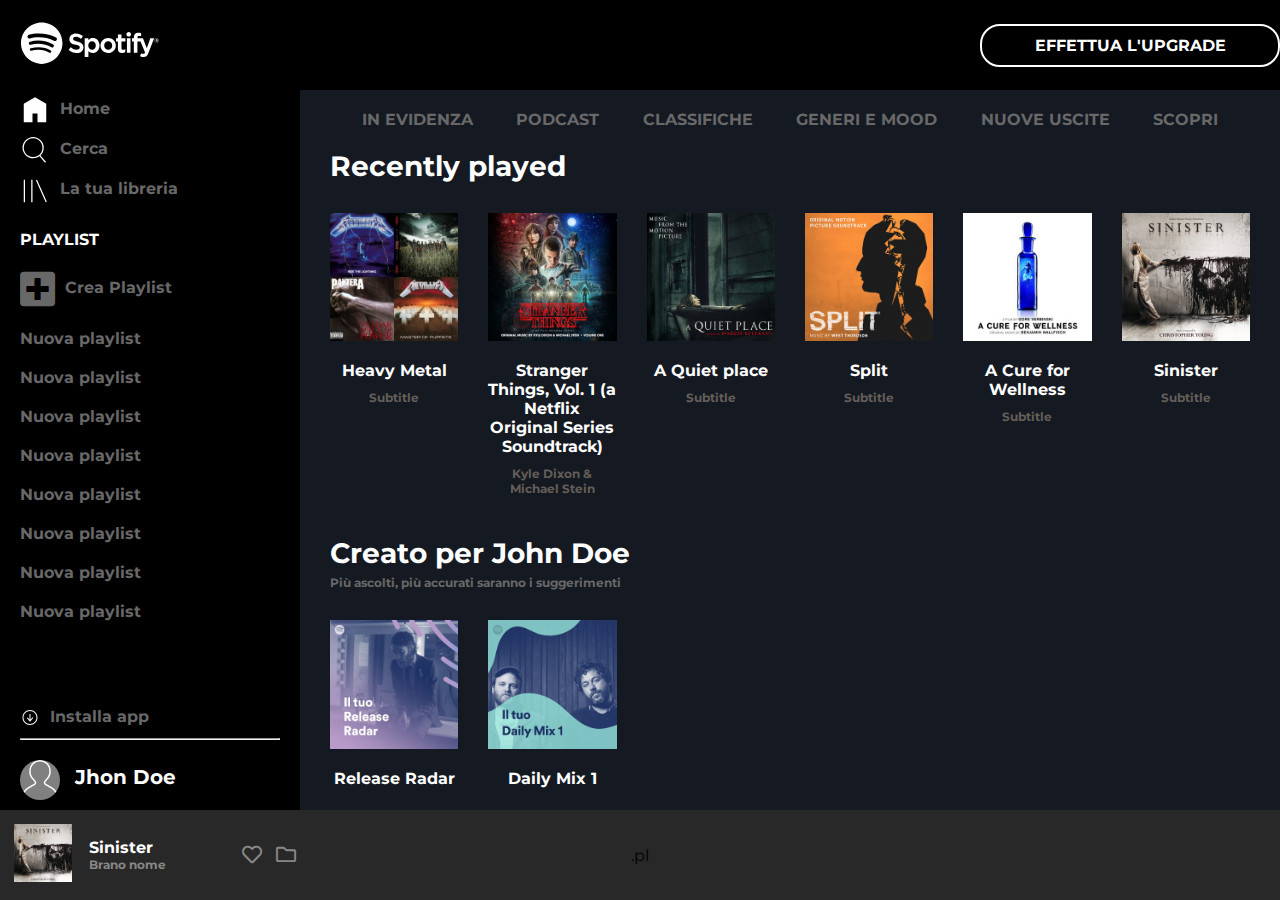
<file: index.html>
<!DOCTYPE html>
<html lang="en" dir="ltr">
  <head>
    <meta charset="utf-8">
    <meta name="viewport" content="width=device-width, initial-scale=1.0">
    <title>spotify</title>
    <link href="https://fonts.googleapis.com/css2?family=Montserrat:wght@200;300;400;500;600;700;800;900&display=swap" rel="stylesheet">
    <link rel="stylesheet" href="https://cdnjs.cloudflare.com/ajax/libs/font-awesome/5.14.0/css/all.min.css">
    <link rel="stylesheet" href="css/style.css">
  </head>
  <body>
    <div class="page-wrapper">
      <!-- Main -->
      <main class="main">
        <!-- Aside -->
        <aside class="aside">
          <!-- Logo -->
          <div class="logo">
            <div class="logo__img">
              <img src="img/logo.svg" alt="">
            </div>
          </div>
          <!-- /Logo -->
          <!-- Main-nav -->
          <nav class="main-nav">
            <ul class="main-nav__list">
              <li class="main-nav__item">
                <a class="main-nav__link" href="#"><img class="main-nav__img" src="img/home.svg" alt="home icon">Home</a>
              </li>
              <li class="main-nav__item">
                <a class="main-nav__link" href="#"><img class="main-nav__img" src="img/search.svg" alt="home icon">Cerca</a>
              </li>
              <li class="main-nav__item">
                <a class="main-nav__link" href="#"><img class="main-nav__img" src="img/libreria.svg" alt="home icon">La tua libreria</a>
              </li>
            </ul>
          </nav>
          <!-- /Main-nav -->
          <!-- Secondary-nav -->
          <nav class="secondary-nav">
            <h3 class="secondary-nav__title">Playlist</h3>
            <ul class="secondary-nav__list">
              <li class="secondary-nav__item ">
                <a class="secondary-nav__link" href="#"><i class="secondary-nav__img fas fa-plus-square"></i>Crea Playlist</a>
              </li>
              <li class="secondary-nav__item "><a class="secondary-nav__link" href="#">Nuova playlist</a></li>
              <li class="secondary-nav__item "><a class="secondary-nav__link" href="#">Nuova playlist</a></li>
              <li class="secondary-nav__item "><a class="secondary-nav__link" href="#">Nuova playlist</a></li>
              <li class="secondary-nav__item "><a class="secondary-nav__link" href="#">Nuova playlist</a></li>
              <li class="secondary-nav__item "><a class="secondary-nav__link" href="#">Nuova playlist</a></li>
              <li class="secondary-nav__item "><a class="secondary-nav__link" href="#">Nuova playlist</a></li>
              <li class="secondary-nav__item "><a class="secondary-nav__link" href="#">Nuova playlist</a></li>
              <li class="secondary-nav__item "><a class="secondary-nav__link" href="#">Nuova playlist</a></li>
            </ul>
          </nav>
          <!-- /Secondary-nav -->
          <!-- Aside-bottom -->
          <div class="aside-bottom">
            <div class="aside-bottom__install">
              <a class="aside-bottom__link" href="#"><img class="aside-bottom__download" src="img/download.svg" alt="download icon">Installa app</a>
            </div>
            <hr>
            <div class="aside-bottom__profile">
                <img class="aside-bottom__img" src="img/profile.svg" alt="profile icon">
              <span id="name" class="aside-bottom__name">Jhon Doe</span>
            </div>
          </div>
        </aside>
        <!-- Minimize -->
        <div class="minimize">
          <div class="minimize-top">
            <img class="minimize-top__img minimizie-top__img--mb20" src="img/logo-small.svg" alt="log-small icon">
            <img class="minimize-top__img" src="img/home.svg" alt="home logo__img">
            <img class="minimize-top__img" src="img/search.svg" alt="search logo">
            <img class="minimize-top__img" src="img/libreria.svg" alt="library logo">
          </div>
          <div class="minimize-bottom">
            <img class="minimize-top__img minimize-top__img--small" src="img/download.svg" alt="home logo__img">
            <img class="minimize-top__img minimize-top__img--border .minimizie-top__img--mb20" src="img/profile.svg" alt="home logo__img">
          </div>
        </div>
        <!-- /Minimize -->
        <!-- /Aside -->
        <!-- Main-content -->
        <section class="main-content">
          <!-- Upgrade -->
          <div class="upgrade">
            <div class="upgrade__bottom">
              Effettua l'Upgrade
            </div>
          </div>
          <!-- /Upgrade -->
          <!-- Main-menu -->
          <div class="main-menu">
            <ul class="main-menu__list">
              <li class="main-menu__item">
                <a href="#" class="main-menu__link">in evidenza</a>
              </li>
              <li class="main-menu__item">
                <a href="#" class="main-menu__link">podcast</a>
              </li>
              <li class="main-menu__item">
                <a href="#" class="main-menu__link">classifiche</a>
              </li>
              <li class="main-menu__item">
                <a href="#" class="main-menu__link">generi e mood</a>
              </li>
              <li class="main-menu__item">
                <a href="#" class="main-menu__link">nuove uscite</a>
              </li>
              <li class="main-menu__item">
                <a href="#" class="main-menu__link">scopri</a>
              </li>
            </ul>
          </div>
          <!-- /Main-menu -->
          <!-- Main music -->
          <!-- Recently played section -->
          <section class="box">
            <h2 class="box-title">Recently played</h2>
            <ul class="box-music">
              <li class="box-music__item">
                <div class="box-music__img-container">
                  <div class="overlay"><i class="far fa-play-circle"></i></div>
                  <img class="box-music__img" src="img/metal_lifting.jpg" alt="album icon">
                </div>
                <h5 class="box-music__title">
                  Heavy Metal
                </h5>
                <p class="box-music__text">
                  Subtitle
                </p>
              </li>
              <li class="box-music__item">
                <div class="box-music__img-container">
                  <div class="overlay"><i class="far fa-play-circle"></i></div>
                  <img class="box-music__img" src="img/stranger.jpeg" alt="album icon">
                </div>
                <h5 class="box-music__title">
                  Stranger Things, Vol. 1 (a Netflix Original Series Soundtrack)
                </h5>
                <p class="box-music__text">
                  Kyle Dixon & Michael Stein
                </p>
              </li>
              <li class="box-music__item">
                <div class="box-music__img-container">
                  <div class="overlay"><i class="far fa-play-circle"></i></div>
                  <img class="box-music__img" src="img/aquietplace.jpeg" alt="album icon">
                </div>
                <h5 class="box-music__title">
                  A Quiet place
                </h5>
                <p class="box-music__text">
                  Subtitle
                </p>
              </li>
              <li class="box-music__item">
                <div class="box-music__img-container">
                  <div class="overlay"><i class="far fa-play-circle"></i></div>
                  <img class="box-music__img" src="img/split.jpeg" alt="album icon">
                </div>
                <h5 class="box-music__title">
                  Split
                </h5>
                <p class="box-music__text">
                  Subtitle
                </p>
              </li>
              <li class="box-music__item">
                <div class="box-music__img-container">
                  <div class="overlay"><i class="far fa-play-circle"></i></div>
                  <img class="box-music__img" src="img/cure.jpeg" alt="album icon">
                </div>
                <h5 class="box-music__title">
                  A Cure for Wellness
                </h5>
                <p class="box-music__text">
                  Subtitle
                </p>
              </li>
              <li class="box-music__item">
                <div class="box-music__img-container">
                  <div class="overlay"><i class="far fa-play-circle"></i></div>
                  <img class="box-music__img" src="img/sinister.jpeg" alt="album icon">
                </div>
                <h5 class="box-music__title">
                  Sinister
                </h5>
                <p class="box-music__text">
                  Subtitle
                </p>
              </li>
            </ul>
          </section>
          <!-- Recently played section -->
          <!-- Created -->
          <section class="box">
            <h2 class="box-title">Creato per John Doe</h2>
            <p class="box-text">
              Più ascolti, più accurati saranno i suggerimenti
            </p>
            <ul class="box-music">
              <li class="box-music__item">
                <div class="box-music__img-container">
                  <div class="overlay"><i class="far fa-play-circle"></i></div>
                  <img class="box-music__img" src="img/radar.jpeg" alt="album icon">
                </div>
                <h5 class="box-music__title">
                  Release Radar
                </h5>
              </li>
              <li class="box-music__item">
                <div class="box-music__img-container">
                  <div class="overlay"><i class="far fa-play-circle"></i></div>
                  <img class="box-music__img" src="img/mixdaily.jpeg" alt="album icon">
                </div>
                <h5 class="box-music__title">
                  Daily Mix 1
                </h5>
              </li>
            </ul>
          </section>
          <!-- /Created -->
          <!-- Popular -->
        <section class="box">
            <h2 class="box-title">Artisti più popolari</h2>
            <p class="box-text">
              Più ascolti, più accurati saranno i suggerimenti
            </p>
            <ul class="box-music">
              <li class="box-music__item">
                <div class="box-music__img-container ">
                  <div class="overlay overlay--radius"><i class="far fa-play-circle"></i></div>
                  <img class="box-music__img box-music__img--radius" src="img/youg.jpeg" alt="album icon">
                </div>
                <h5 class="box-music__title">
                  Release Radar
                </h5>
              </li>
              <li class="box-music__item">
                <div class="box-music__img-container">
                  <div class="overlay overlay--radius"><i class="far fa-play-circle"></i></div>
                  <img class="box-music__img box-music__img--radius" src="img/einaudi.jpeg" alt="album icon">
                </div>
                <h5 class="box-music__title">
                  Daily Mix 1
                </h5>
              </li>
            </ul>
          </section>
          <!-- /Popular -->
          <!-- /Main music -->
        </section>
      </main>
      <!-- Main-content -->
      <!-- /Main -->
      <!-- Footer -->
      <footer class="footer">
        <!-- Player -->
        <section class="player">
          <!-- Footer left -->
          <div class="player__item player__item-album">
            <div class="player__album-cover">
              <img class="cover" src="img/sinister.jpeg" alt="album cover">
            </div>
            <div class="player__album-title">
            <h4>Sinister</h4>
            <p>Brano nome</p>
            </div>
            <div class="player__album-icons">
              <i class="album-icons far fa-heart"></i>
              <i class="album-icons far fa-folder"></i>
            </div>
          </div>
          <!-- /Footer left -->
          <!-- Music player -->
          <div class="music-player">
            .pl
          </div>
          <!-- /Music player -->
          <!-- Footer right -->
          <div class="player__item">

          <!-- /Footer right -->
        </section>
        <!-- /Player -->
      </footer>
      <!-- /Footer -->
    </div>

    <!-- Javascript -->
    <!-- <script type="text/javascript" src="js/script.js"></script> -->
    <!-- /Javascript -->


  </body>
</html>
</file>
<file: css/style.css>
* {
  box-sizing: border-box;
  margin: 0;
  padding: 0;
  font-size: 16px;
  font-family: 'Montserrat', sans-serif;
}
/* Mix */
.page-wrapper {
  height: 100vh;
}
/* /Mix */
/* Main */
.main {
  height: calc(100% - 90px);
  display: flex;
  font-weight: 700;
}
/* Aside */
.aside {
  display: flex;
  flex-direction: column;
  width: 300px;
  height: 100%;
  color: inherit;
  background-color: #fff;

}
/* Logo */
.logo {
  display: flex;
  height: 90px;
  color: inherit;
  background-color: black;
  flex-shrink: 0;
  padding-left: 20px;
  align-items: center;
}
.logo__img {
  width: 50%;
}
/* /Logo */
/* Main-nav */
.main-nav {
  padding-bottom: 20px;
  color: inherit;
  background-color: black;
}
.main-nav__list {
  list-style: none;
}
.main-nav__item {
  padding: 5px 0px 5px 20px;
}
.main-nav__item:hover {
  border-left: 3px solid #adff2f;
  color: white;
  background-color: inherit;
}
.main-nav__link {
  color: #686868;
  background-color: inherit;
  text-decoration: none;
}
.main-nav__link:hover {
  color: white;
  background-color: inherit;
}
.main-nav__img {
  height: 30px;
  margin-right: 10px;
  vertical-align: middle;
}
/* /Main-nav */
/* Secondary-nav */
.secondary-nav {
  padding-left: 20px;
  height: 100%;
  color: inherit;
  background-color: black;
  overflow: hidden;
}
.secondary-nav__title {
  margin-bottom: 10px;
  color: #fff;
  background-color: inherit;
  text-transform: uppercase;
}
.secondary-nav__list {
  height: calc(100% - 22px);
  overflow-y: auto;
  list-style: none;
}
.secondary-nav__item {
  padding: 10px 0;
}
.secondary-nav__link {
  color: #686868;
  background-color: inherit;
  text-decoration: none;
}
.secondary-nav__img {
  margin-right: 10px;
  font-size: 40px;
  vertical-align: middle;
}
/* /Secondary-nav */
/* Aside-bottom */
.aside-bottom {
  height: auto;
  margin-top: auto;
  padding: 10px 20px;;
  color: inherit;
  background-color: black;
  flex-shrink: 0;
}
.aside-bottom__install {
  margin-bottom: 10px;
}
.aside-bottom__link {
  text-decoration: none;
  color: #686868;
  background-color: inherit;
}
.aside-bottom__download {
  margin-right: 10px;
  height: 20px;
  vertical-align: middle;
}
.aside-bottom__profile {
  margin-top: 20px;
}
.aside-bottom__img {
  display: inline-block;
  width: 40px;
  height: 40px;
  border-radius: 50%;
  color: inherit;
  background-color: grey;
  vertical-align: middle;
}
.aside-bottom__name {
  margin-left: 10px;
  font-size: 1.25em;
  color: white;
  background-color: inherit;
}
/* /Aside-bottom */
@media screen and (max-width: 577px ) {
  .aside {
    display: none;
  }
}
/* Minimize */
.minimize {
  display: flex;
  flex-direction: column;
  justify-content: space-between;
  height: 100%;
  width: 60px;
  padding: 10px 10px;
  color: inherit;
  background-color: black;
}
@media screen and (min-width: 576px ) {
  .minimize {
    display: none;
  }
}
.minimize-top__img {
  display: inline-block;
  height: 40px;
}
.minimizie-top__img--mb20 {
  margin-bottom: 20px;
}
.minimize-top__img--border {
  border-radius: 50%;
  color: inherit;
  background-color: grey;
  vertical-align: middle;
}
.minimize-top__img--small {
  margin: auto 10px;
  height: 20px;
}
/* /Minimize */
/* /Aside */

/* Main-content */
.main-content {
  height: 100%;
  width: calc(100% - 300px);
  overflow-y: auto;
  color: inherit;
  background-color: #141922;;
  padding-top: 90px;
  color: #FFFFFF;
}
/* Upgrade */
.upgrade {
  width: calc(100% - 300px);
  height: 90px;
  display: flex;
  justify-content: flex-end;
  align-items: center;
  position: fixed;
  top: 0;
  right: 0;
  color: inherit;
  background-color: black;
  color: white;
  z-index: 1;
}
.upgrade__bottom {
  width: 300px;
  padding: 10px 30px;
  border: 2px solid white;
  border-radius: 20px;
  text-transform: uppercase;
  text-align: center;
}
@media screen and (max-width: 576px ) {
  .main-content {
    width: calc(100% - 60px);
  }
  .upgrade{
    width: calc(100% - 60px);
  }
}
/* /Upgrade */
/* Main-menu */
.main-menu {
  position: relative;
  width: 100%;
  overflow-y: auto;
  color: inherit;
  background-color: #141922;
}
.main-menu__list {
  margin: auto;
  width: 900px;
  display: flex;
  flex-wrap: wrap;
  justify-content: space-around;
  align-items: center;
  list-style: none;
}
.main-menu__item {
  margin: 20px 10px;
  text-transform: uppercase;
}
.main-menu__item:after:hover {
  content: "";
  width: 10px;
  height: 5px;
  color: inherit;
  background-color: green;
}
.main-menu__link {
  text-decoration: none;
  color: #686868;
}
/* Main-menu */
/* Main music */
.box {
  margin-left: 30px;
  margin-bottom: 30px;
}
.box-title {
  font-size: 1.75em;
}
.box-text {
  margin-top: 5px;
  font-size: 0.75em;
  color: #686868;
}
.box-music {
  display: flex;
  margin-top: 30px;
  list-style: none;
  color: #645E58;
}
.box-music__text {
  margin: 10px 0px;
  font-size: 0.75em;
  color: #645E58;
}
.box-music__item {
  width: calc(100% / 6);
  padding-right: 30px;
  text-align: center;
}
.box-music__title {
  color: white;
}
@media screen and (max-width: 1200px) {
  .box-music {
    flex-wrap: wrap;
  }
  .box-music__item {
    width: 25%;
  }
}
@media screen and (max-width: 992px) {
  .box-music__item {
    width: 50%;
  }
}
.box-music__title {
  margin-top: 20px;
}
.box-music__img-container {
  position: relative;
  font-size: 0;
}
.box-music__img {
  width: 100%;
}
.box-music__img--radius {
  border: 0px;
  border-radius: 50%;
}
/* Overlay */
.overlay {
  display: none;
  position: absolute;
  top: 0;
  left: 0;
  color: inherit;
  background-color: rgba(0,0,0,0.5);
  height: 100%;
  width: 100%;
}
.overlay--radius {
  border: 0px;
  border-radius: 50%;
}
.overlay i {
  position: absolute;
  transform: translate(-50% , -50%);
  top: 50%;
  left: 50%;
  color: #fff;
  font-size: 70px;
  font-weight: bold;
}
.box-music__img-container:hover .overlay{
  display: block;
}
/* /Overlay */
/* /Main music */
/* /Main-content */
/* /Main */

/* Footer */
.footer {
  height: 90px;
  color: inherit;
  background-color: #282828;
}
.player {
  display: flex;
  justify-content: space-between;
  align-items: center;
  width: 100%;
  height: 100%;
}
/* Player */
.player__item {
  width: 300px;
  height: 100%;
  padding: 10px 0px 10px 10px;
}
/* Album */
.player__item-album {
  display: flex;
  justify-content: space-around;
  align-items: center;
}
.player__album-cover {
  width: 20%;
}
.cover {
  width: 100%;
}
.player__album-title {
  width: 50%;
  padding: 10px;
}
.player__album-title h4 {
  color: #fff;
}
.player__album-title p {
  color: #878787;
  font-size: 0.75em;
  font-weight: 700;
}
.album-icons {
  padding-left: 10px;
  font-size: 1.25em;
  color: #878787;
}
/* /Album */
/* Music Player */

/* /Music Player */

/* /Player */
/* /Footer */
</file>
